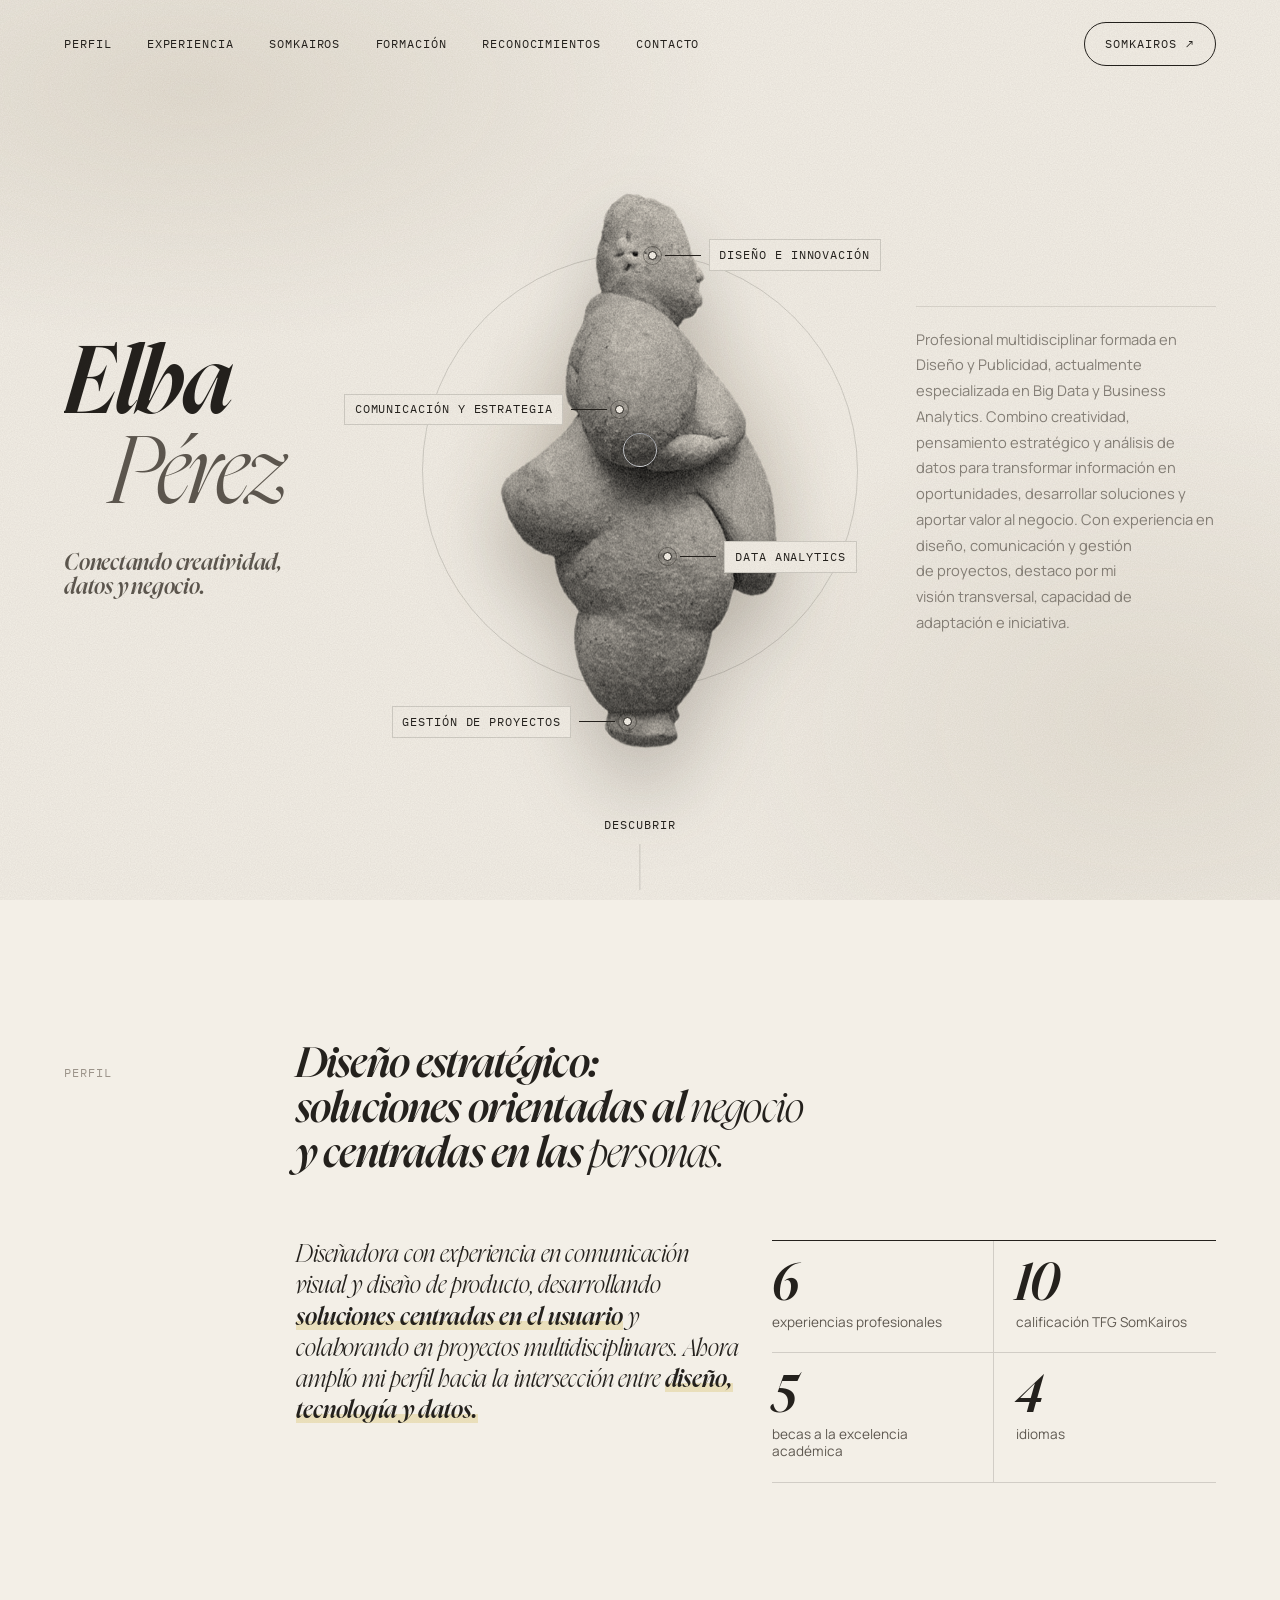
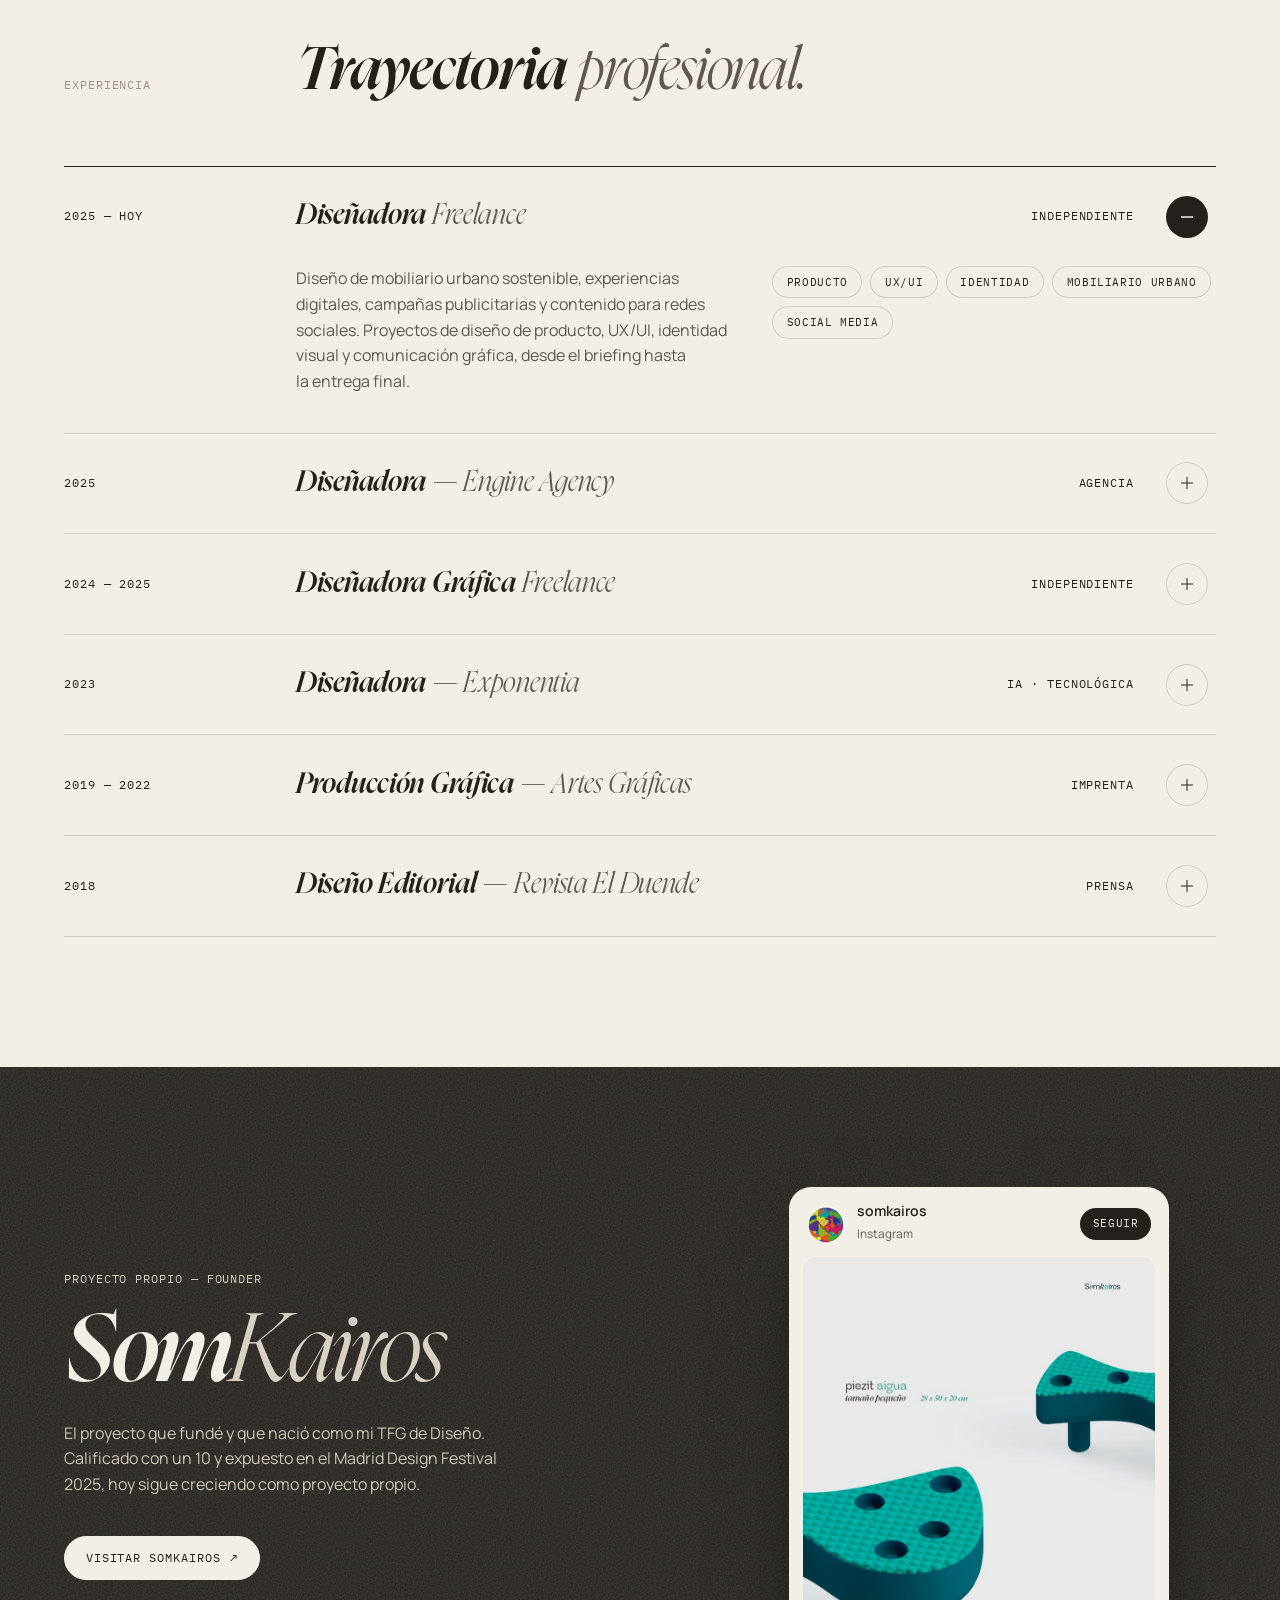
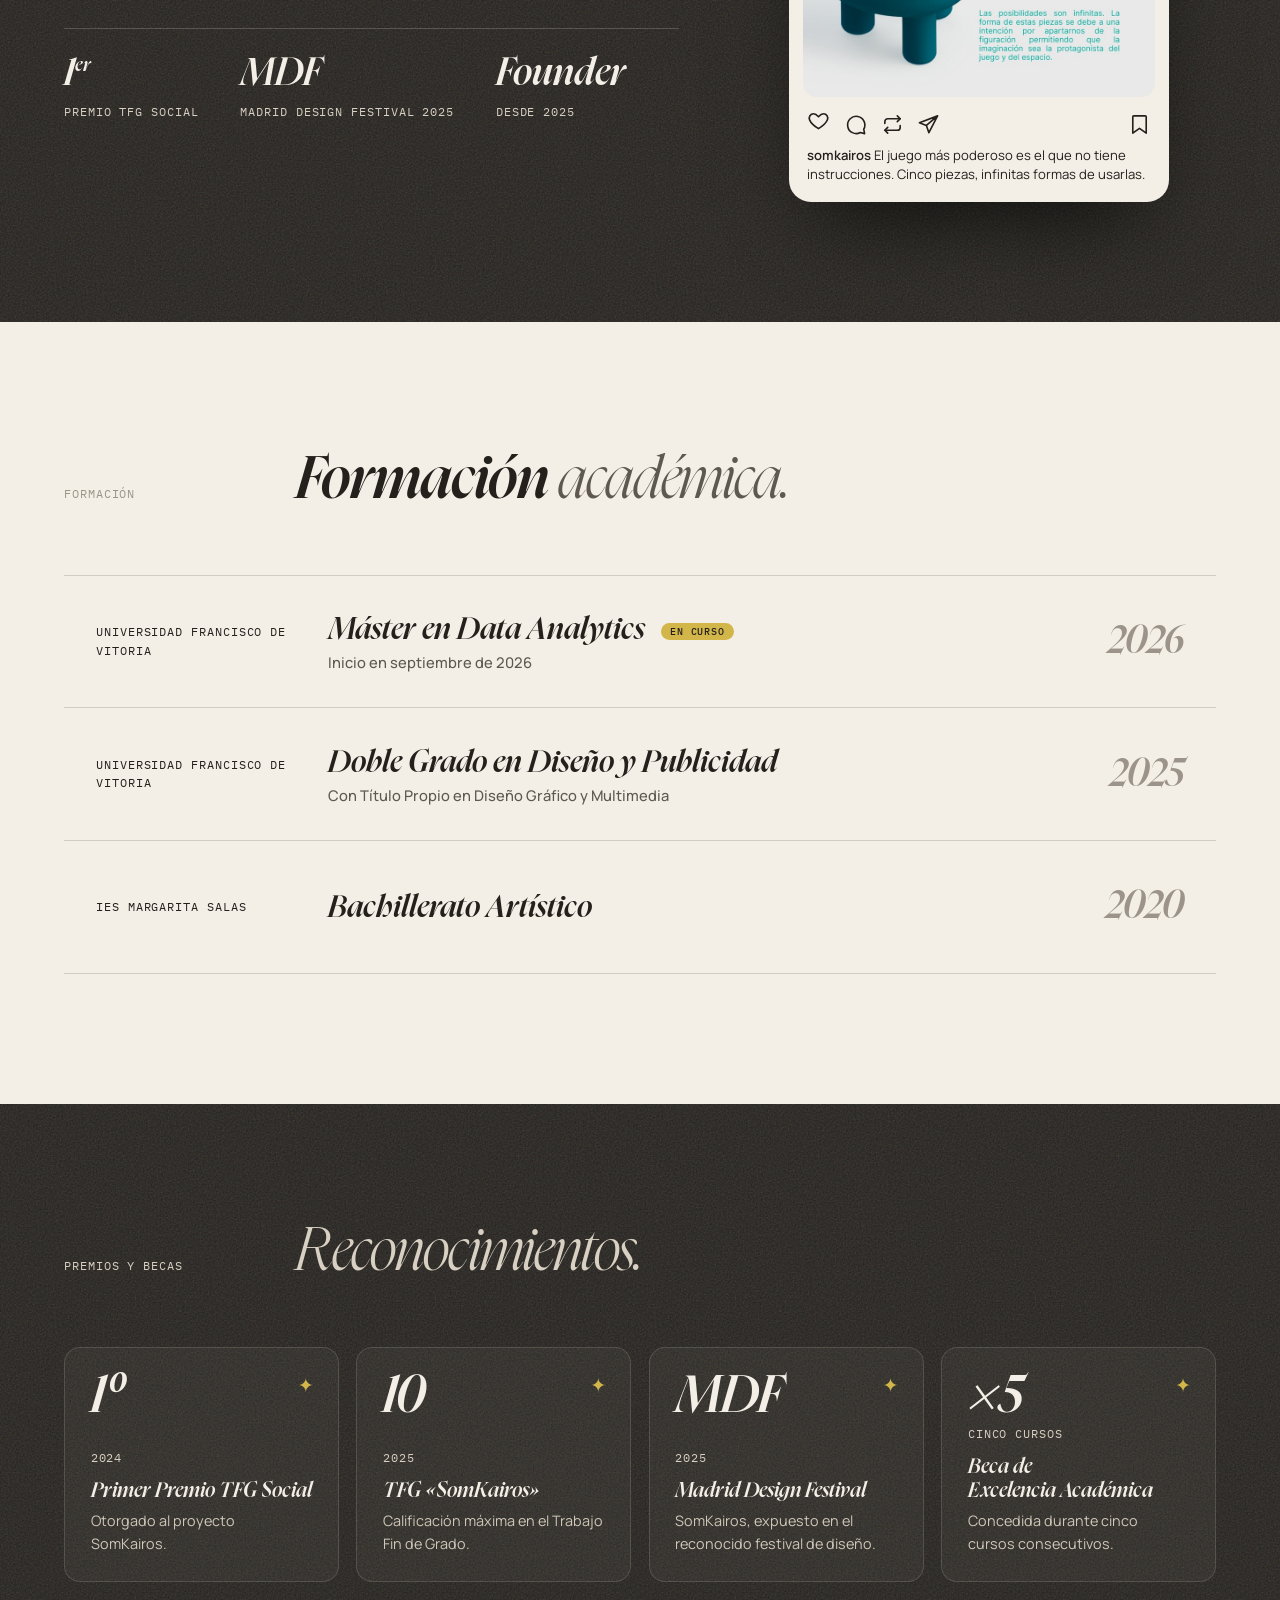
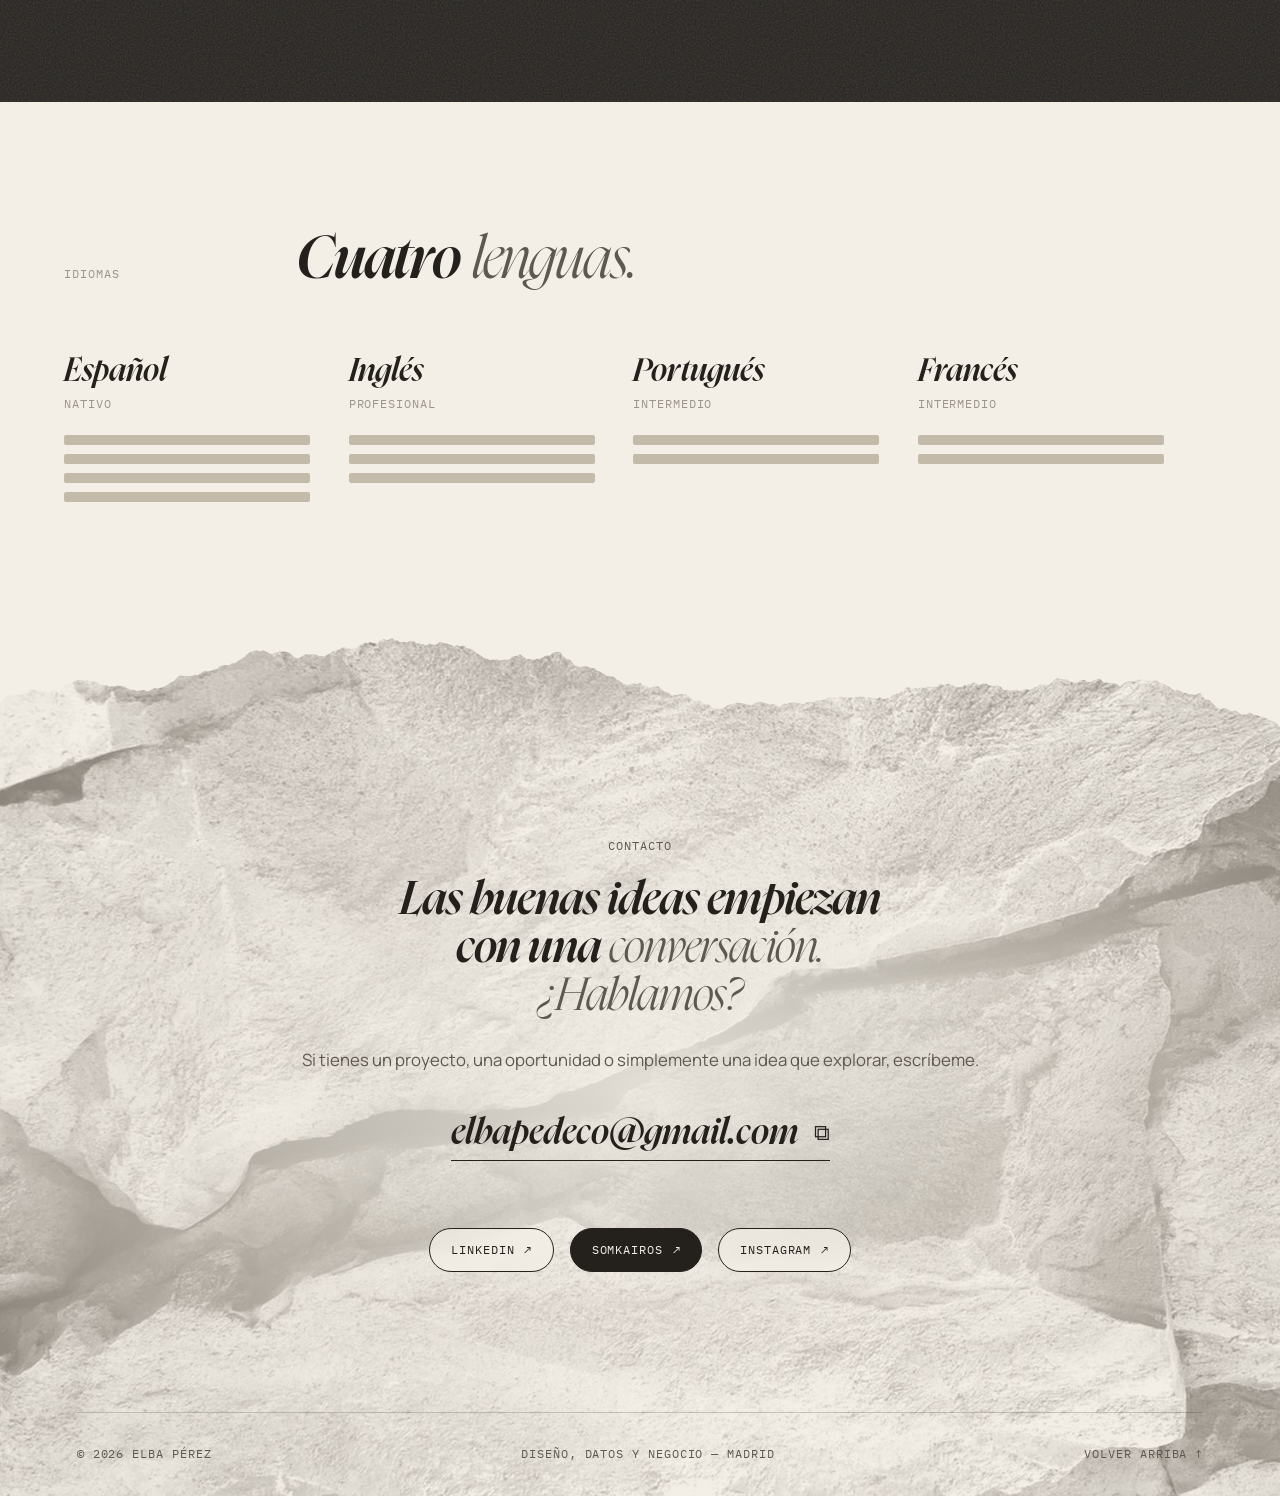
<file: index.html>
<!DOCTYPE html>
<html lang="es">
<head>
<meta charset="UTF-8">
<meta name="viewport" content="width=device-width, initial-scale=1">
<title>Elba Pérez — Diseño, datos y negocio</title>
<meta name="description" content="Elba Pérez — Profesional multidisciplinar: diseño, comunicación, data analytics y gestión de proyectos. Founder de SomKairos.">
<link rel="preload" href="fonts/NyghtSerif-MediumItalic.woff2" as="font" type="font/woff2" crossorigin>
<link rel="preconnect" href="https://fonts.googleapis.com">
<link rel="preconnect" href="https://fonts.gstatic.com" crossorigin>
<link href="https://fonts.googleapis.com/css2?family=Manrope:wght@300;400;500;600&family=IBM+Plex+Mono:wght@400;500&display=swap" rel="stylesheet">
<link rel="stylesheet" href="cv.css">
</head>
<body>
<div class="cursor" id="cursor"></div>
<div class="progress" id="progress"></div>

<nav id="nav">
  <ul class="mono">
    <li><a href="#perfil">Perfil</a></li>
    <li><a href="#experiencia">Experiencia</a></li>
    <li><a href="#somkairos">SomKairos</a></li>
    <li><a href="#formacion">Formación</a></li>
    <li><a href="#premios">Reconocimientos</a></li>
    <li><a href="#contacto">Contacto</a></li>
  </ul>
  <a class="btn" href="https://www.somkairos.com" target="_blank" rel="noopener">SomKairos <span class="arr">↗</span></a>
</nav>

<!-- PORTADA -->
<header class="hero" id="top">
  <div class="hero-left">
    <h1><span class="ln"><span>Elba</span></span><span class="ln"><span><em>Pérez</em></span></span></h1>
    <p class="claim">Conectando creatividad,<br>datos y negocio.</p>
  </div>

  <div class="venus-wrap" id="venusWrap">
    <div class="venus-ring"></div>
    <div class="venus-halo"></div>
    <img src="venus.png" alt="Venus paleolítica" class="venus" id="venus">
    <div class="tag t1"><span class="dot"></span><span class="rule"></span><span class="txt mono">Diseño e innovación</span></div>
    <div class="tag t2"><span class="dot"></span><span class="rule"></span><span class="txt mono">Comunicación y estrategia</span></div>
    <div class="tag t3"><span class="dot"></span><span class="rule"></span><span class="txt mono">Data analytics</span></div>
    <div class="tag t4"><span class="dot"></span><span class="rule"></span><span class="txt mono">Gestión de proyectos</span></div>
  </div>

  <div class="hero-right">
    <div class="tags-mobile">
      <span class="chip">Diseño e innovación</span><span class="chip">Comunicación y estrategia</span><span class="chip">Data analytics</span><span class="chip">Gestión de proyectos</span>
    </div>
    <p class="bio">Profesional multidisciplinar formada en Diseño y Publicidad, actualmente especializada en Big Data y Business Analytics. Combino creatividad, pensamiento estratégico y análisis de datos para transformar información en oportunidades, desarrollar soluciones y aportar valor al negocio. Con experiencia en diseño, comunicación y gestión de proyectos, destaco por mi visión transversal, capacidad de adaptación e&nbsp;iniciativa.</p>
  </div>

  <a href="#perfil" class="scroll-hint mono"><span>Descubrir</span><span class="line"></span></a>
</header>

<!-- PERFIL -->
<section class="block" id="perfil">
  <div class="sec-head reveal">
    <span class="sec-num mono">Perfil</span>
    <h2 class="sec-title long">Diseño estratégico:<br><span class="nw">soluciones orientadas al <em>negocio</em></span><br><span class="nw">y centradas en las <em>personas.</em></span></h2>
  </div>
  <div class="perfil">
    <span></span>
    <p class="lead reveal">Diseñadora con experiencia en comunicación visual y diseño de producto, desarrollando <em>soluciones centradas en el usuario</em> y colaborando en proyectos multidisciplinares. Ahora amplío mi perfil hacia la intersección entre <em>diseño, tecnología y&nbsp;datos.</em></p>
    <div class="stats reveal d2">
      <div class="stat"><b data-count="6">0</b><small>experiencias profesionales</small></div>
      <div class="stat"><b data-count="10">0</b><small>calificación TFG SomKairos</small></div>
      <div class="stat"><b data-count="5">0</b><small>becas a la excelencia académica</small></div>
      <div class="stat"><b data-count="4">0</b><small>idiomas</small></div>
    </div>
  </div>
</section>

<!-- EXPERIENCIA -->
<section class="block" id="experiencia" style="padding-top:30px">
  <div class="sec-head reveal">
    <span class="sec-num mono">Experiencia</span>
    <h2 class="sec-title">Trayectoria <em>profesional.</em></h2>
  </div>
  <div class="exp-list">
    <div class="exp open reveal">
      <button class="exp-btn"><span class="yr mono">2025 — Hoy</span><span class="role">Diseñadora <i>Freelance</i></span><span class="where mono">Independiente</span><span class="plus"></span></button>
      <div class="exp-body"><div><div class="exp-inner"><span></span>
        <p>Diseño de mobiliario urbano sostenible, experiencias digitales, campañas publicitarias y contenido para redes sociales. Proyectos de diseño de producto, UX/UI, identidad visual y comunicación gráfica, desde el briefing hasta la entrega&nbsp;final.</p>
        <div class="chips"><span class="chip">Producto</span><span class="chip">UX/UI</span><span class="chip">Identidad</span><span class="chip">Mobiliario urbano</span><span class="chip">Social media</span></div>
      </div></div></div>
    </div>
    <div class="exp reveal">
      <button class="exp-btn"><span class="yr mono">2025</span><span class="role">Diseñadora <i>— Engine Agency</i></span><span class="where mono">Agencia</span><span class="plus"></span></button>
      <div class="exp-body"><div><div class="exp-inner"><span></span>
        <p>Identidades visuales, campañas digitales, interfaces y dirección de arte. Proyectos multidisciplinares de diseño, producción y espacios corporativos, asegurando la coherencia visual de cada&nbsp;proyecto.</p>
        <div class="chips"><span class="chip k">Nike</span><span class="chip k">PlayStation</span><span class="chip k">Mastercard</span><span class="chip">Dirección de arte</span><span class="chip">Interfaces</span></div>
      </div></div></div>
    </div>
    <div class="exp reveal">
      <button class="exp-btn"><span class="yr mono">2024 — 2025</span><span class="role">Diseñadora Gráfica <i>Freelance</i></span><span class="where mono">Independiente</span><span class="plus"></span></button>
      <div class="exp-body"><div><div class="exp-inner"><span></span>
        <p>Identidad visual, comunicación gráfica y diseño editorial para distintos clientes, gestionando a la vez la relación con el cliente y la ejecución de los&nbsp;proyectos.</p>
        <div class="chips"><span class="chip">Identidad</span><span class="chip">Editorial</span><span class="chip">Gestión de cliente</span></div>
      </div></div></div>
    </div>
    <div class="exp reveal">
      <button class="exp-btn"><span class="yr mono">2023</span><span class="role">Diseñadora <i>— Exponentia</i></span><span class="where mono">IA · Tecnológica</span><span class="plus"></span></button>
      <div class="exp-body"><div><div class="exp-inner"><span></span>
        <p>Identidad visual y materiales de comunicación para <a href="https://youtu.be/xr_jAKvl8js?si=V-j1wDNO2yuiC4p0" target="_blank" rel="noopener">Transforma 23</a>, el evento anual de divulgación tecnológica de Exponentia. Coordinación creativa con clientes, proveedores y equipos&nbsp;internos.</p>
        <div class="chips"><a class="chip play" href="https://youtu.be/xr_jAKvl8js?si=V-j1wDNO2yuiC4p0" target="_blank" rel="noopener">▶ Ver vídeo Transforma 23</a><span class="chip">Eventos</span><span class="chip">Identidad</span></div>
      </div></div></div>
    </div>
    <div class="exp reveal">
      <button class="exp-btn"><span class="yr mono">2019 — 2022</span><span class="role">Producción Gráfica <i>— Artes Gráficas</i></span><span class="where mono">Imprenta</span><span class="plus"></span></button>
      <div class="exp-body"><div><div class="exp-inner"><span></span>
        <p>Control de calidad y supervisión de procesos de impresión offset y digital, coordinando la producción con clientes y proveedores para garantizar el resultado&nbsp;final.</p>
        <div class="chips"><span class="chip">Offset</span><span class="chip">Impresión digital</span><span class="chip">Control de calidad</span></div>
      </div></div></div>
    </div>
    <div class="exp reveal">
      <button class="exp-btn"><span class="yr mono">2018</span><span class="role">Diseño Editorial <i>— Revista El Duende</i></span><span class="where mono">Prensa</span><span class="plus"></span></button>
      <div class="exp-body"><div><div class="exp-inner"><span></span>
        <p>Maquetación editorial, edición de imágenes y preparación de archivos para publicaciones impresas y&nbsp;digitales.</p>
        <div class="chips"><span class="chip">Maquetación</span><span class="chip">Edición de imagen</span><span class="chip">Preimpresión</span></div>
      </div></div></div>
    </div>
  </div>
</section>

<!-- SOMKAIROS -->
<section id="somkairos" class="dark kairos">
  <div class="kairos-grid">
    <div class="reveal">
      <span class="mono">Proyecto propio — Founder</span>
      <h2>Som<em>Kairos</em></h2>
      <p>El proyecto que fundé y que nació como mi TFG de Diseño. Calificado con un 10 y expuesto en el Madrid Design Festival 2025, hoy sigue creciendo como proyecto&nbsp;propio.</p>
      <a class="btn light" href="https://www.somkairos.com" target="_blank" rel="noopener">Visitar SomKairos <span class="arr">↗</span></a>
      <div class="kairos-facts">
        <div><b>1<sup style="font-size:.5em">er</sup></b><span class="mono">Premio TFG Social</span></div>
        <div><b>MDF</b><span class="mono">Madrid Design Festival 2025</span></div>
        <div><b>Founder</b><span class="mono">Desde 2025</span></div>
      </div>
    </div>

    <div class="ig reveal d2">
      <div class="ig-head">
        <a class="ig-av" href="https://www.instagram.com/somkairos?utm_source=ig_web_button_share_sheet&igsh=ZDNlZDc0MzIxNw%3D%3D" target="_blank" rel="noopener"><img src="somkairos-avatar.png" alt="SomKairos"></a>
        <a href="https://www.instagram.com/somkairos?utm_source=ig_web_button_share_sheet&igsh=ZDNlZDc0MzIxNw%3D%3D" target="_blank" rel="noopener"><b>somkairos</b><small>Instagram</small></a>
        <a class="ig-follow" href="https://www.instagram.com/somkairos?utm_source=ig_web_button_share_sheet&igsh=ZDNlZDc0MzIxNw%3D%3D" target="_blank" rel="noopener">Seguir</a>
      </div>
      <a class="ig-img" href="https://www.instagram.com/p/DYWn7A5Ai-J/?utm_source=ig_web_copy_link&srtk=MzRlODBiNWFlZA==" target="_blank" rel="noopener">
        <img src="somkairos.jpg" alt="Piezit aigua de SomKairos">
        <span class="ver">Ver publicación ↗</span>
      </a>
      <div class="ig-actions">
        <a class="like" href="https://www.instagram.com/p/DYWn7A5Ai-J/" target="_blank" rel="noopener" aria-label="Me gusta"><svg viewBox="0 0 24 24"><path d="M12 20.5s-7.5-4.6-9.3-9.2C1.6 8.4 3.4 5 6.8 5c2.1 0 3.5 1.2 5.2 3.1C13.7 6.2 15.1 5 17.2 5c3.4 0 5.2 3.4 4.1 6.3-1.8 4.6-9.3 9.2-9.3 9.2z"/></svg></a>
        <svg viewBox="0 0 24 24"><path d="M20.6 16.9A9 9 0 1 0 17 20.4L21.5 21.5z"/></svg>
        <svg viewBox="0 0 24 24"><path d="M17 3l3 3-3 3"/><path d="M4 11V9a3 3 0 0 1 3-3h13"/><path d="M7 21l-3-3 3-3"/><path d="M20 13v2a3 3 0 0 1-3 3H4"/></svg>
        <svg viewBox="0 0 24 24"><path d="M21.5 3 2.5 10.2l7.3 2.8L21.5 3zM9.8 13l2.6 7.5L21.5 3"/></svg>
        <svg class="save" viewBox="0 0 24 24"><path d="M19 21l-7-5-7 5V4a1 1 0 0 1 1-1h12a1 1 0 0 1 1 1z"/></svg>
      </div>
      <p class="ig-cap"><b>somkairos</b> El juego más poderoso es el que no tiene instrucciones. Cinco piezas, infinitas formas de&nbsp;usarlas.</p>
    </div>
  </div>
</section>

<!-- FORMACIÓN -->
<section class="block" id="formacion">
  <div class="sec-head reveal">
    <span class="sec-num mono">Formación</span>
    <h2 class="sec-title">Formación <em>académica.</em></h2>
  </div>
  <div class="strata">
    <div class="stratum reveal"><span class="mono">Universidad Francisco de Vitoria</span><h3>Máster en Data Analytics <span class="badge-next">EN CURSO</span><small>Inicio en septiembre de 2026</small></h3><span class="yr">2026</span></div>
    <div class="stratum reveal d1"><span class="mono">Universidad Francisco de Vitoria</span><h3>Doble Grado en Diseño y Publicidad<small>Con Título Propio en Diseño Gráfico y Multimedia</small></h3><span class="yr">2025</span></div>
    <div class="stratum reveal d2"><span class="mono">IES Margarita Salas</span><h3>Bachillerato Artístico</h3><span class="yr">2020</span></div>
  </div>
</section>

<!-- RECONOCIMIENTOS -->
<section class="dark awards-sec" id="premios">
  <div class="sec-head reveal">
    <span class="sec-num mono">Premios y becas</span>
    <h2 class="sec-title"><em>Reconocimientos.</em></h2>
  </div>
  <div class="awards">
    <article class="award tilt reveal"><span class="star">✦</span><span class="big">1º</span><div><span class="mono">2024</span><h3>Primer Premio TFG Social</h3><p>Otorgado al proyecto SomKairos.</p></div></article>
    <article class="award tilt reveal d1"><span class="star">✦</span><span class="big">10</span><div><span class="mono">2025</span><h3>TFG «SomKairos»</h3><p>Calificación máxima en el Trabajo Fin de&nbsp;Grado.</p></div></article>
    <article class="award tilt reveal d2"><span class="star">✦</span><span class="big">MDF</span><div><span class="mono">2025</span><h3>Madrid Design Festival</h3><p>SomKairos, expuesto en el reconocido festival de&nbsp;diseño.</p></div></article>
    <article class="award tilt reveal d3"><span class="star">✦</span><span class="big">×5</span><div><span class="mono">Cinco cursos</span><h3>Beca de Excelencia Académica</h3><p>Concedida durante cinco cursos&nbsp;consecutivos.</p></div></article>
  </div>
</section>

<!-- IDIOMAS -->
<section class="block" id="idiomas">
  <div class="sec-head reveal">
    <span class="sec-num mono">Idiomas</span>
    <h2 class="sec-title">Cuatro <em>lenguas.</em></h2>
  </div>
  <div class="langs">
    <div class="lang"><h4>Español</h4><span class="lvl mono">Nativo</span><div class="bars"><i class="bar"></i><i class="bar"></i><i class="bar"></i><i class="bar"></i></div></div>
    <div class="lang"><h4>Inglés</h4><span class="lvl mono">Profesional</span><div class="bars"><i class="bar"></i><i class="bar"></i><i class="bar"></i></div></div>
    <div class="lang"><h4>Portugués</h4><span class="lvl mono">Intermedio</span><div class="bars"><i class="bar"></i><i class="bar"></i></div></div>
    <div class="lang"><h4>Francés</h4><span class="lvl mono">Intermedio</span><div class="bars"><i class="bar"></i><i class="bar"></i></div></div>
  </div>
</section>

<!-- CONTACTO -->
<section class="contact" id="contacto">
  <span class="mono label">Contacto</span>
  <h2 class="reveal">Las buenas ideas empiezan<br>con una <em>conversación.</em> <span class="ask">¿Hablamos?</span></h2>
  <p class="sub reveal d1">Si tienes un proyecto, una oportunidad o simplemente una idea que explorar, escríbeme.</p>
  <button class="mail reveal d1" id="mail">elbapedeco@gmail.com <span style="font-size:.6em">⧉</span></button>
  <span class="copied mono" id="copied">Email copiado</span>
  <div class="contact-row reveal d2">
    <a class="btn" href="https://www.linkedin.com/in/elbaperezdecortabitarte/" target="_blank" rel="noopener">LinkedIn <span class="arr">↗</span></a>
    <a class="btn solid" href="https://www.somkairos.com" target="_blank" rel="noopener">SomKairos <span class="arr">↗</span></a>
    <a class="btn" href="https://www.instagram.com/somkairos?utm_source=ig_web_button_share_sheet&igsh=ZDNlZDc0MzIxNw%3D%3D" target="_blank" rel="noopener">Instagram <span class="arr">↗</span></a>
  </div>
  <footer class="mono"><span>© 2026 Elba Pérez</span><span>Diseño, datos y negocio — Madrid</span><a href="#top">Volver arriba ↑</a></footer>
</section>

<script>
// Cursor
const cur=document.getElementById('cursor');
let mx=innerWidth/2,my=innerHeight/2,cx=mx,cy=my;
addEventListener('mousemove',e=>{mx=e.clientX;my=e.clientY});
(function loop(){cx+=(mx-cx)*.18;cy+=(my-cy)*.18;cur.style.left=cx+'px';cur.style.top=cy+'px';requestAnimationFrame(loop)})();
document.querySelectorAll('a,button,.award,.stratum').forEach(el=>{
  el.addEventListener('mouseenter',()=>cur.classList.add('big'));
  el.addEventListener('mouseleave',()=>cur.classList.remove('big'));
});

// Venus: inclinación con el ratón y parallax
const venus=document.getElementById('venus'),wrap=document.getElementById('venusWrap'),hero=document.querySelector('.hero');
hero.addEventListener('mousemove',e=>{
  const r=wrap.getBoundingClientRect();
  const x=(e.clientX-r.left-r.width/2)/r.width,y=(e.clientY-r.top-r.height/2)/r.height;
  venus.style.transform=`rotateY(${x*18}deg) rotateX(${-y*8}deg)`;
});
hero.addEventListener('mouseleave',()=>venus.style.transform='');

// Nav + barra de progreso + sección activa
const nav=document.getElementById('nav'),prog=document.getElementById('progress');
const links=[...document.querySelectorAll('nav ul a')];
addEventListener('scroll',()=>{
  nav.classList.toggle('scrolled',scrollY>40);
  const h=document.documentElement.scrollHeight-innerHeight;
  prog.style.width=(scrollY/h*100)+'%';
  links.forEach(a=>{const s=document.querySelector(a.getAttribute('href'));
    if(s){const r=s.getBoundingClientRect();a.classList.toggle('active',r.top<innerHeight*.4&&r.bottom>innerHeight*.4)}});
  if(innerWidth>1100)venus.style.translate=`0 ${scrollY*.18}px`;
});

// Acordeón de experiencia
document.querySelectorAll('.exp-btn').forEach(b=>b.addEventListener('click',()=>{
  const item=b.parentElement,was=item.classList.contains('open');
  document.querySelectorAll('.exp').forEach(x=>x.classList.remove('open'));
  if(!was)item.classList.add('open');
}));

// Aparición al hacer scroll + contadores + barras de idiomas
const io=new IntersectionObserver(es=>es.forEach(e=>{
  if(!e.isIntersecting)return;
  e.target.classList.add('in');
  e.target.querySelectorAll('[data-count]').forEach(n=>{
    const end=+n.dataset.count;let t0=null;
    const step=t=>{t0??=t;const p=Math.min((t-t0)/1400,1);n.textContent=Math.round(end*(1-Math.pow(1-p,3)));if(p<1)requestAnimationFrame(step)};
    requestAnimationFrame(step);
  });
  io.unobserve(e.target);
}),{threshold:.15});
document.querySelectorAll('.reveal,.lang').forEach(el=>io.observe(el));

// Tarjetas de reconocimientos con inclinación 3D
document.querySelectorAll('.tilt').forEach(c=>{
  c.addEventListener('mousemove',e=>{const r=c.getBoundingClientRect();
    const x=(e.clientX-r.left)/r.width-.5,y=(e.clientY-r.top)/r.height-.5;
    c.style.transform=`perspective(800px) rotateY(${x*10}deg) rotateX(${-y*10}deg) translateY(-4px)`});
  c.addEventListener('mouseleave',()=>c.style.transform='');
});

// Copiar email
document.getElementById('mail').addEventListener('click',async()=>{
  const c=document.getElementById('copied');
  try{await navigator.clipboard.writeText('elbapedeco@gmail.com');c.textContent='Email copiado'}
  catch{c.textContent='elbapedeco@gmail.com'}
  c.classList.add('show');setTimeout(()=>c.classList.remove('show'),2200);
});
</script>
</body>
</html>
</file>
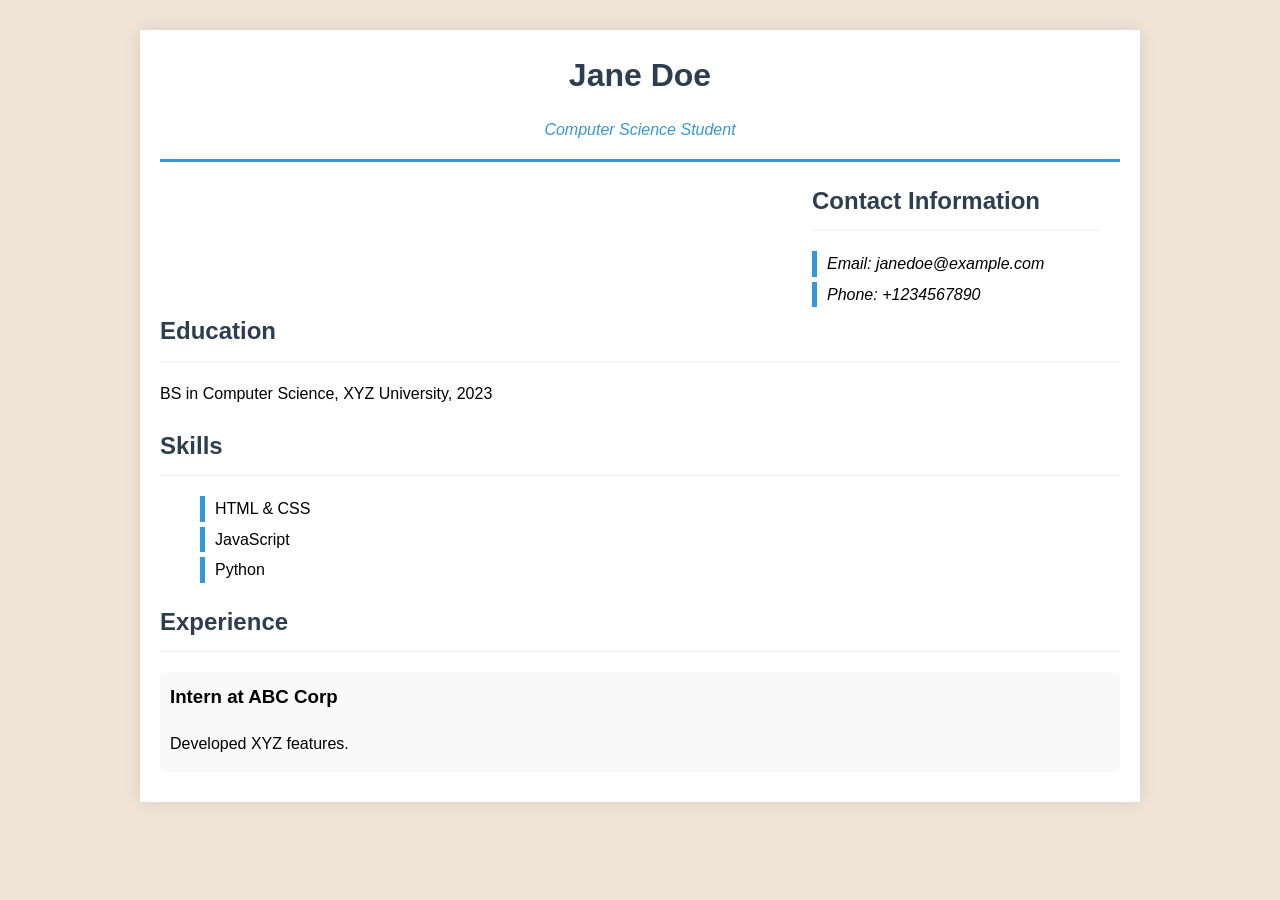
<file: indexsolution.html>
<!DOCTYPE html>
<html lang="en">

<head>
    <!-- Metadata for the browser -->
    <meta charset="UTF-8">
    <meta name="viewport" content="width=device-width, initial-scale=1.0">

    <!-- Link to the CSS stylesheet -->
    <link rel="stylesheet" href="solution.css">

    <!-- Title of the page -->
    <title>Student CV</title>
</head>

<body>
    <!-- Main container for the CV -->
    <div id="cv">

        <!-- Student's name and title -->
        <header>
            <h1>Jane Doe</h1>
            <p>Computer Science Student</p>
        </header>

        <!-- Contact information -->
        <section id="contact">
            <h2>Contact Information</h2>
            <address>
                <p>Email: janedoe@example.com</p>
                <p>Phone: +1234567890</p>
            </address>
        </section>

        <!-- Education details -->
        <section id="education">
            <h2>Education</h2>
            <p>BS in Computer Science, XYZ University, 2023</p>
        </section>

        <!-- Skills -->
        <section id="skills">
            <h2>Skills</h2>
            <ul>
                <li>HTML & CSS</li>
                <li>JavaScript</li>
                <li>Python</li>
            </ul>
        </section>

        <!-- Experience -->
        <section id="experience">
            <h2>Experience</h2>
            <!-- Each work experience can be an article -->
            <article>
                <h3>Intern at ABC Corp</h3>
                <p>Developed XYZ features.</p>
            </article>
        </section>
    </div>
</body>

</html>
</file>
<file: cv.css>
/* Elba Pérez — estilos */

/* Tipografía de títulos: Nyght Serif Italic (Maksym Kobuzan, licencia OFL) — solo cursiva */
@font-face{font-family:'Nyght Serif';src:url('fonts/NyghtSerif-MediumItalic.woff2') format('woff2');font-weight:500;font-style:normal;font-display:swap}
@font-face{font-family:'Nyght Serif';src:url('fonts/NyghtSerif-MediumItalic.woff2') format('woff2');font-weight:500;font-style:italic;font-display:swap}
@font-face{font-family:'Nyght Serif';src:url('fonts/NyghtSerif-LightItalic.woff2') format('woff2');font-weight:300;font-style:normal;font-display:swap}
@font-face{font-family:'Nyght Serif';src:url('fonts/NyghtSerif-LightItalic.woff2') format('woff2');font-weight:300;font-style:italic;font-display:swap}

:root{
  --paper:#F3EFE7;
  --paper-2:#EAE4D8;
  --stone:#D8D0C2;
  --stone-bar:#C4BAAA;
  --stone-dark:#9C948A;
  --ink:#24211D;
  --ink-soft:#5E5850;
  --gold:#D2B64A;
  --line:rgba(36,33,29,.16);
  --serif:'Nyght Serif', Georgia, serif;
  --sans:'Manrope', system-ui, sans-serif;
  --mono:'IBM Plex Mono', monospace;
  --ease:cubic-bezier(.22,.8,.24,1);
}
*{box-sizing:border-box;margin:0;padding:0}
html{scroll-behavior:smooth}
body{
  background:var(--paper);
  color:var(--ink);
  font-family:var(--sans);
  font-weight:400;
  line-height:1.6;
  overflow-x:hidden;
}
img{max-width:100%;display:block}
h1,h2,h3,h4{text-wrap:balance;font-synthesis:none}
/* Contraste dentro de los títulos: la parte destacada en cursiva ligera y tono más suave */
.hero h1 em,.sec-title em,.kairos h2 em,.contact h2 em,.contact .ask,.exp-btn .role i{font-weight:300}
p{text-wrap:pretty}

/* Textura de papel */
body::before{
  content:"";position:fixed;inset:0;pointer-events:none;z-index:100;opacity:.38;mix-blend-mode:multiply;
  background-image:url("data:image/svg+xml,%3Csvg xmlns='http://www.w3.org/2000/svg' width='240' height='240'%3E%3Cfilter id='n'%3E%3CfeTurbulence type='fractalNoise' baseFrequency='.85' numOctaves='3' stitchTiles='stitch'/%3E%3CfeColorMatrix values='0 0 0 0 .45 0 0 0 0 .41 0 0 0 0 .36 0 0 0 .55 0'/%3E%3C/filter%3E%3Crect width='100%25' height='100%25' filter='url(%23n)'/%3E%3C/svg%3E");
}
body::after{
  content:"";position:fixed;inset:0;pointer-events:none;z-index:-1;
  background:
    radial-gradient(ellipse 60% 40% at 15% 10%, rgba(216,208,194,.55), transparent 70%),
    radial-gradient(ellipse 50% 50% at 90% 80%, rgba(216,208,194,.45), transparent 70%);
}
a{color:inherit;text-decoration:none}
::selection{background:var(--ink);color:var(--paper)}

/* Cursor */
.cursor{position:fixed;width:34px;height:34px;border:1px solid #fff;border-radius:50%;pointer-events:none;z-index:200;
  transform:translate(-50%,-50%);transition:width .3s var(--ease),height .3s var(--ease),background .3s;mix-blend-mode:difference}
.cursor.big{width:72px;height:72px;background:#fff}
@media (hover:none){.cursor{display:none}}

/* Barra de progreso */
.progress{position:fixed;top:0;left:0;height:2px;background:var(--gold);width:0;z-index:150}

/* Navegación */
nav{position:fixed;top:0;left:0;right:0;z-index:90;display:flex;justify-content:space-between;align-items:center;
  padding:22px 5vw;transition:background .4s,padding .4s}
nav.scrolled{background:rgba(243,239,231,.88);backdrop-filter:blur(10px);padding:14px 5vw;border-bottom:1px solid var(--line)}
.mono{font-family:var(--mono);font-size:.72rem;letter-spacing:.08em;text-transform:uppercase}
nav ul{display:flex;gap:2.2rem;list-style:none}
nav ul a{position:relative}
nav ul a::after{content:"";position:absolute;left:0;bottom:-4px;height:1px;width:0;background:var(--ink);transition:width .4s var(--ease)}
nav ul a:hover::after,nav ul a.active::after{width:100%}
.btn{display:inline-flex;align-items:center;gap:.6rem;padding:.75rem 1.3rem;border:1px solid var(--ink);border-radius:100px;
  font-family:var(--mono);font-size:.72rem;letter-spacing:.08em;text-transform:uppercase;transition:all .4s var(--ease);background:transparent;color:var(--ink);cursor:pointer;white-space:nowrap}
.btn:hover{background:var(--ink);color:var(--paper)}
.btn .arr{transition:transform .4s var(--ease)}
.btn:hover .arr{transform:translate(3px,-3px)}
.btn.solid{background:var(--ink);color:var(--paper)}
.btn.solid:hover{background:transparent;color:var(--ink)}
@media(max-width:900px){nav ul{display:none}nav{justify-content:flex-end}}

/* HERO */
.hero{min-height:100vh;position:relative;display:grid;grid-template-columns:1fr minmax(320px,1.1fr) 1fr;gap:2vw;align-items:center;padding:120px 5vw 90px;overflow:hidden}
.hero-left{z-index:2}
.hero h1{font-family:var(--serif);font-weight:500;font-size:clamp(3.4rem,7.4vw,8rem);line-height:.9;letter-spacing:-.025em}
.hero h1 em{font-style:italic;display:block;padding-left:.5em;color:var(--ink-soft)}
.hero h1 .ln{display:block;overflow:hidden;padding-bottom:.05em}
.hero h1 .ln span{display:block;transform:translateY(110%);animation:up 1.2s var(--ease) forwards}
.hero h1 .ln:nth-child(2) span{animation-delay:.15s}
@keyframes up{to{transform:none}}
.claim{margin-top:1.8rem;font-family:var(--serif);font-style:italic;font-weight:500;font-size:clamp(1.25rem,1.75vw,1.65rem);line-height:1.08;letter-spacing:-.01em;color:var(--ink-soft);opacity:0;animation:fade 1s .8s forwards}
@keyframes fade{to{opacity:1}}

.venus-wrap{position:relative;height:78vh;min-height:520px;display:flex;justify-content:center;align-items:center;perspective:900px;z-index:1}
.venus-halo{position:absolute;width:min(30vw,420px);aspect-ratio:1;border-radius:50%;
  background:radial-gradient(circle, rgba(216,208,194,.9) 0%, rgba(216,208,194,0) 70%);filter:blur(10px)}
.venus-ring{position:absolute;width:min(34vw,480px);aspect-ratio:1;border-radius:50%;border:1px solid var(--line);animation:spin 60s linear infinite}
.venus-ring::before{content:"";position:absolute;top:-4px;left:50%;width:7px;height:7px;border-radius:50%;background:var(--ink)}
@keyframes spin{to{transform:rotate(360deg)}}
.venus{position:relative;height:62vh;max-height:620px;min-height:420px;width:auto;filter:drop-shadow(0 40px 40px rgba(60,50,40,.28)) sepia(.18) contrast(1.05);
  transition:transform .6s var(--ease);opacity:0;animation:rise 1.6s .3s var(--ease) forwards;will-change:transform}
@keyframes rise{from{opacity:0;transform:translateY(60px) scale(.96)}to{opacity:1;transform:none}}

/* Etiquetas alrededor de la Venus */
.tag{position:absolute;display:flex;align-items:center;gap:.5rem;z-index:3;opacity:0;animation:fade 1s forwards;white-space:nowrap}
.tag .dot{width:9px;height:9px;border-radius:50%;background:var(--paper);border:1px solid var(--ink);position:relative;flex-shrink:0}
.tag .dot::after{content:"";position:absolute;inset:-6px;border-radius:50%;border:1px solid var(--ink);opacity:.4;animation:pulse 2.4s infinite}
@keyframes pulse{0%{transform:scale(.6);opacity:.6}100%{transform:scale(1.8);opacity:0}}
.tag .rule{width:36px;height:1px;background:var(--ink)}
.tag .txt{background:var(--paper);padding:.35rem .6rem;border:1px solid var(--line)}
.tag.t1{top:17%;left:52%;animation-delay:1.3s}
.tag.t2{top:39%;right:54%;animation-delay:1.5s;flex-direction:row-reverse}
.tag.t3{top:60%;left:56%;animation-delay:1.7s}
.tag.t4{bottom:12%;right:52%;animation-delay:1.9s;flex-direction:row-reverse}
.tags-mobile{display:none}

.hero-right{z-index:2;justify-self:end;max-width:300px}
.bio{border-top:1px solid var(--line);padding-top:1.2rem;font-size:.92rem;line-height:1.75;color:var(--ink-soft);opacity:0;animation:fadeSoft 1s 1.2s forwards}
@keyframes fadeSoft{to{opacity:.72}}

.scroll-hint{position:absolute;bottom:22px;z-index:4;left:50%;transform:translateX(-50%);display:flex;flex-direction:column;align-items:center;gap:.6rem}
.scroll-hint .line{width:1px;height:46px;background:var(--line);position:relative;overflow:hidden}
.scroll-hint .line::after{content:"";position:absolute;top:-50%;left:0;width:1px;height:50%;background:var(--ink);animation:drop 2s infinite}
@keyframes drop{to{top:100%}}

@media(max-width:1100px){
  .hero{grid-template-columns:1fr;gap:0;padding:110px 6vw 90px;min-height:auto}
  .venus-wrap{height:auto;min-height:0;padding:3rem 0 1rem}
  .venus{height:52vh;min-height:340px;max-height:520px}
  .venus-halo{width:70vw;max-width:420px}
  .venus-ring{width:80vw;max-width:480px}
  .tag{display:none}
  .tags-mobile{display:flex;flex-wrap:wrap;gap:.5rem;margin:1rem 0 2.4rem}
  .hero-right{justify-self:start;max-width:560px}
  .scroll-hint{display:none}
}

/* Secciones */
section.block{padding:130px 5vw;position:relative}
section{scroll-margin-top:60px}
.sec-head{display:grid;grid-template-columns:200px 1fr;gap:2rem;margin-bottom:4rem;align-items:baseline}
.sec-num{color:var(--stone-dark)}
.sec-title{font-family:var(--serif);font-weight:500;font-size:clamp(2.3rem,4.6vw,4.3rem);line-height:1;letter-spacing:-.02em}
.sec-title em{font-style:italic;color:var(--ink-soft)}
.sec-title.long{font-size:clamp(1.9rem,3.3vw,3.2rem);line-height:1.06}
.sec-title.long em{color:inherit}
.sec-title .nw{white-space:nowrap}
@media(max-width:700px){.sec-title.long{font-size:min(6.4vw,2rem)}}
@media(max-width:900px){
  section.block{padding:90px 6vw}
  .sec-head{grid-template-columns:1fr;gap:.8rem;margin-bottom:2.6rem}
}

.reveal{opacity:0;transform:translateY(40px);transition:opacity 1.1s var(--ease),transform 1.1s var(--ease)}
.reveal.in{opacity:1;transform:none}
.reveal.d1{transition-delay:.1s}.reveal.d2{transition-delay:.2s}.reveal.d3{transition-delay:.3s}

/* Perfil */
.perfil{display:grid;grid-template-columns:200px 1fr 1fr;gap:2rem}
.perfil p.lead{font-family:var(--serif);font-size:clamp(1.3rem,1.9vw,1.75rem);line-height:1.28;font-weight:300;letter-spacing:-.005em}
.perfil p.lead em{font-style:italic;font-weight:500;background:linear-gradient(transparent 62%, rgba(210,182,74,.28) 62%)}
.stats{display:grid;grid-template-columns:1fr 1fr;border-top:1px solid var(--ink);align-self:start}
.stat{padding:1.3rem 0;border-bottom:1px solid var(--line)}
.stat:nth-child(odd){padding-right:1rem;border-right:1px solid var(--line)}
.stat:nth-child(even){padding-left:1.4rem}
.stat b{display:block;font-family:var(--serif);font-weight:500;font-size:3.2rem;line-height:.9}
.stat small{display:block;color:var(--ink-soft);line-height:1.3;margin-top:.35rem;font-size:.85rem}
@media(max-width:900px){.perfil{grid-template-columns:1fr}.perfil>span:first-child{display:none}}

/* Experiencia — acordeón */
.exp-list{border-top:1px solid var(--ink)}
.exp{border-bottom:1px solid var(--line);position:relative}
.exp-btn{width:100%;background:none;border:0;cursor:pointer;color:inherit;text-align:left;
  display:grid;grid-template-columns:200px 1fr auto 50px;align-items:center;gap:2rem;padding:1.8rem 0;font:inherit}
.exp-btn .role{font-family:var(--serif);font-size:clamp(1.3rem,2.2vw,2.1rem);font-weight:500;line-height:1.1;letter-spacing:-.01em;transition:transform .5s var(--ease)}
.exp-btn .role i{color:var(--ink-soft)}
.exp-btn:hover .role{transform:translateX(14px)}
.exp .plus{width:42px;height:42px;border:1px solid var(--line);border-radius:50%;position:relative;transition:all .5s var(--ease)}
.exp .plus::before,.exp .plus::after{content:"";position:absolute;top:50%;left:50%;width:12px;height:1px;background:var(--ink);transform:translate(-50%,-50%);transition:transform .5s var(--ease)}
.exp .plus::after{transform:translate(-50%,-50%) rotate(90deg)}
.exp.open .plus{background:var(--ink)}
.exp.open .plus::before,.exp.open .plus::after{background:var(--paper)}
.exp.open .plus::after{transform:translate(-50%,-50%) rotate(0)}
.exp-body{display:grid;grid-template-rows:0fr;transition:grid-template-rows .7s var(--ease)}
.exp.open .exp-body{grid-template-rows:1fr}
.exp-body>div{overflow:hidden}
.exp-inner{display:grid;grid-template-columns:200px 1fr 1fr;gap:2rem;padding:0 0 2.4rem}
.exp-inner p{color:var(--ink-soft);max-width:56ch}
.exp-inner p a{color:var(--ink);border-bottom:1px solid var(--gold);transition:background .3s}
.exp-inner p a:hover{background:rgba(210,182,74,.25)}
.chips{display:flex;flex-wrap:wrap;gap:.5rem;align-content:flex-start}
.chip{padding:.4rem .85rem;border:1px solid var(--line);border-radius:100px;font-family:var(--mono);font-size:.68rem;letter-spacing:.06em;text-transform:uppercase;background:var(--paper)}
.chip.k{background:var(--ink);color:var(--paper);border-color:var(--ink)}
a.chip.play{background:var(--gold);border-color:var(--gold);color:var(--ink);display:inline-flex;align-items:center;gap:.45rem;transition:transform .3s var(--ease),box-shadow .3s}
a.chip.play:hover{transform:translateY(-2px);box-shadow:0 8px 18px -8px rgba(36,33,29,.4)}
@media(max-width:900px){
  .exp-btn{grid-template-columns:1fr 42px;gap:.3rem 1rem;padding:1.4rem 0}
  .exp-btn .yr{grid-column:1/-1}
  .exp-btn .where{display:none}
  .exp-inner{grid-template-columns:1fr;gap:1.2rem}
  .exp-inner>span:first-child{display:none}
}

/* Bloques oscuros (SomKairos y Reconocimientos) */
.dark{background:var(--ink);color:var(--paper);position:relative;overflow:hidden}
.dark::before{content:"";position:absolute;inset:0;opacity:.18;pointer-events:none;
  background-image:url("data:image/svg+xml,%3Csvg xmlns='http://www.w3.org/2000/svg' width='300' height='300'%3E%3Cfilter id='n'%3E%3CfeTurbulence type='fractalNoise' baseFrequency='.6' numOctaves='4'/%3E%3C/filter%3E%3Crect width='100%25' height='100%25' filter='url(%23n)'/%3E%3C/svg%3E")}
.dark>*{position:relative}
.dark .sec-num,.dark .mono{color:var(--stone)}
.dark .sec-title em{color:var(--stone)}

/* SomKairos */
.kairos{padding:120px 5vw}
.kairos-grid{display:grid;grid-template-columns:1.3fr 1fr;gap:5vw;align-items:center}
.kairos h2{font-family:var(--serif);font-weight:500;font-size:clamp(3rem,7.4vw,7rem);line-height:.9;letter-spacing:-.025em;margin:1.2rem 0 1.6rem}
.kairos h2 em{font-style:italic;color:var(--stone)}
.kairos p{color:#CFC7B9;max-width:46ch;margin-bottom:2.4rem}
.btn.light{background:var(--paper);color:var(--ink);border-color:var(--paper)}
.btn.light:hover{background:transparent;color:var(--paper)}
.kairos-facts{display:flex;gap:2.6rem;margin-top:3rem;padding-top:1.6rem;border-top:1px solid rgba(243,239,231,.2);flex-wrap:wrap}
.kairos-facts b{display:block;font-family:var(--serif);font-weight:500;font-size:2.4rem;line-height:1;margin-bottom:.3rem}

/* Tarjeta tipo post de Instagram */
.ig{justify-self:center;width:100%;max-width:380px;background:var(--paper);color:var(--ink);border-radius:22px;padding:14px;
  box-shadow:0 40px 80px -30px rgba(0,0,0,.7);transform:rotate(2.5deg);transition:transform .7s var(--ease)}
.ig:hover{transform:rotate(0) translateY(-6px)}
.ig-head{display:flex;align-items:center;gap:.7rem;padding:2px 4px 12px}
.ig-av{width:38px;height:38px;border-radius:50%;flex-shrink:0;overflow:hidden}
.ig-av img{width:100%;height:100%;object-fit:cover}
.ig-head b{display:block;font-size:.88rem;font-weight:600;line-height:1.2}
.ig-head small{font-size:.74rem;color:var(--ink-soft)}
.ig-follow{margin-left:auto;font-family:var(--mono);font-size:.66rem;letter-spacing:.06em;text-transform:uppercase;padding:.45rem .8rem;border-radius:100px;background:var(--ink);color:var(--paper);transition:background .3s}
.ig-follow:hover{background:var(--gold);color:var(--ink)}
.ig-img{display:block;border-radius:14px;overflow:hidden;position:relative}
.ig-img img{width:100%;aspect-ratio:4/5;object-fit:cover;transition:transform .8s var(--ease)}
.ig-img:hover img{transform:scale(1.04)}
.ig-img .ver{position:absolute;left:12px;bottom:12px;background:rgba(243,239,231,.92);color:var(--ink);font-family:var(--mono);font-size:.66rem;letter-spacing:.06em;text-transform:uppercase;padding:.45rem .8rem;border-radius:100px;opacity:0;transform:translateY(6px);transition:all .4s var(--ease)}
.ig-img:hover .ver{opacity:1;transform:none}
.ig-actions{display:flex;align-items:center;gap:.85rem;padding:12px 4px 6px}
.ig-actions svg{width:23px;height:23px;fill:none;stroke:var(--ink);stroke-width:1.7;stroke-linecap:round;stroke-linejoin:round}
.ig-actions .save{margin-left:auto}
.ig-actions .like{transition:transform .3s var(--ease)}
.ig-actions .like:hover{transform:scale(1.15)}
.ig-actions .like:hover svg{fill:#E0344B;stroke:#E0344B}
.kairos .ig .ig-cap{padding:0 4px 4px;margin:0;max-width:none;font-size:.82rem;line-height:1.45;color:var(--ink)}
.ig-cap b{font-weight:600}
@media(max-width:900px){.kairos{padding:90px 6vw}.kairos-grid{grid-template-columns:1fr;gap:3.5rem}.ig{transform:none}}

/* Formación */
.strata{display:flex;flex-direction:column}
.stratum{position:relative;display:grid;grid-template-columns:200px 1fr auto;gap:2rem;align-items:center;padding:2.2rem 2rem;
  border-top:1px solid var(--line);transition:padding .6s var(--ease);overflow:hidden;z-index:0}
.stratum:last-child{border-bottom:1px solid var(--line)}
.stratum::before{content:"";position:absolute;inset:0;transform:scaleY(0);transform-origin:bottom;transition:transform .7s var(--ease);z-index:-1}
.stratum:nth-child(1)::before{background:var(--paper-2)}
.stratum:nth-child(2)::before{background:var(--stone)}
.stratum:nth-child(3)::before{background:#C7BDAD}
.stratum:hover::before{transform:scaleY(1)}
.stratum:hover{padding-left:3rem}
.stratum h3{font-family:var(--serif);font-weight:500;font-size:clamp(1.4rem,2.4vw,2.1rem);line-height:1.15}
.stratum h3 small{display:block;font-family:var(--sans);font-size:.92rem;color:var(--ink-soft);margin-top:.4rem}
.stratum .yr{font-family:var(--serif);font-style:italic;font-size:2.4rem;color:var(--stone-dark)}
.badge-next{display:inline-block;margin-left:.6rem;padding:.2rem .6rem;border-radius:100px;background:var(--gold);color:var(--ink);font-family:var(--mono);font-size:.62rem;letter-spacing:.08em;vertical-align:middle}
@media(max-width:900px){.stratum{grid-template-columns:1fr;gap:.6rem;padding:1.8rem 0}.stratum:hover{padding-left:0}.stratum .yr{font-size:1.8rem}}

/* Reconocimientos */
.awards-sec{padding:120px 5vw}
.awards{display:grid;grid-template-columns:repeat(4,1fr);gap:1.1rem}
.award{background:rgba(243,239,231,.04);border:1px solid rgba(243,239,231,.14);border-radius:16px;padding:1.6rem;min-height:230px;
  display:flex;flex-direction:column;justify-content:space-between;transition:transform .6s var(--ease),background .6s,border-color .6s;position:relative}
.award:hover{background:rgba(243,239,231,.08);border-color:rgba(210,182,74,.5)}
.award .big{font-family:var(--serif);font-weight:500;font-size:3.2rem;line-height:.9;letter-spacing:-.02em}
.award h3{font-family:var(--serif);font-weight:500;font-size:1.3rem;line-height:1.15;margin:.6rem 0 .4rem}
.award p{color:#CFC7B9;font-size:.9rem}
.award .star{position:absolute;top:1.4rem;right:1.5rem;font-size:1.2rem;color:var(--gold);transition:transform .8s var(--ease)}
.award:hover .star{transform:rotate(180deg) scale(1.2)}
@media(max-width:1100px){.awards{grid-template-columns:1fr 1fr}}
@media(max-width:900px){.awards-sec{padding:90px 6vw}.award{min-height:190px}}
@media(max-width:560px){.awards{grid-template-columns:1fr}}

/* Idiomas */
.langs{display:grid;grid-template-columns:repeat(4,1fr);gap:2.4rem;max-width:1100px}
.lang h4{font-family:var(--serif);font-weight:500;font-size:2rem;line-height:1}
.lang .lvl{display:block;color:var(--stone-dark);margin:.5rem 0 1.4rem}
.bars{display:flex;flex-direction:column;gap:9px}
.bar{height:10px;background:var(--stone-bar);border-radius:2px;transform:scaleX(0);transform-origin:left;transition:transform 1s var(--ease)}
.lang.in .bar{transform:scaleX(1)}
.lang.in .bar:nth-child(2){transition-delay:.12s}
.lang.in .bar:nth-child(3){transition-delay:.24s}
.lang.in .bar:nth-child(4){transition-delay:.36s}
.lang:hover .bar{background:var(--stone-dark)}
@media(max-width:900px){.langs{grid-template-columns:1fr 1fr;gap:2.4rem 1.6rem}}

/* Contacto — piedra con borde orgánico */
.contact{position:relative;text-align:center;padding:200px 6vw 0;background:url('piedra.jpg') center/cover no-repeat;color:var(--ink);
  -webkit-mask:url('borde.svg') top/100% 160px no-repeat,linear-gradient(#000,#000) bottom/100% calc(100% - 159px) no-repeat;
  mask:url('borde.svg') top/100% 160px no-repeat,linear-gradient(#000,#000) bottom/100% calc(100% - 159px) no-repeat}
.contact::before{content:"";position:absolute;inset:0;pointer-events:none;
  background:radial-gradient(ellipse 60% 55% at 50% 52%, rgba(243,239,231,.82), rgba(243,239,231,.25) 75%, transparent)}
.contact>*{position:relative}
.contact .label{color:var(--ink-soft)}
.contact h2{font-family:var(--serif);font-weight:500;font-size:clamp(1.9rem,3.6vw,3.3rem);line-height:1.04;letter-spacing:-.02em;margin:1.2rem auto 0}
.contact h2 em{font-style:italic;color:var(--ink-soft)}
.contact .ask{display:block;font-style:italic;color:var(--ink-soft)}
.contact p.sub{margin:1.6rem auto 0;color:var(--ink-soft);font-size:1.05rem;max-width:none}
@media(min-width:900px){.contact p.sub{white-space:nowrap}}
.mail{display:inline-flex;align-items:center;gap:1rem;margin-top:2.4rem;font-family:var(--serif);font-weight:500;font-size:clamp(1.3rem,2.8vw,2.3rem);border:0;border-bottom:1px solid var(--ink);padding-bottom:.3rem;cursor:pointer;background:none;color:inherit}
.copied{display:block;height:1.4rem;margin-top:.8rem;color:var(--ink-soft);opacity:0;transition:opacity .4s}
.copied.show{opacity:1}
.contact-row{display:flex;justify-content:center;gap:1rem;margin-top:2rem;flex-wrap:wrap}
.contact .btn{background:rgba(243,239,231,.75);backdrop-filter:blur(4px)}
.contact .btn:hover,.contact .btn.solid{background:var(--ink);color:var(--paper)}
.contact .btn.solid:hover{background:var(--paper);color:var(--ink)}
footer{display:flex;justify-content:space-between;padding:2rem 0;margin-top:140px;border-top:1px solid rgba(36,33,29,.2);color:var(--ink-soft);flex-wrap:wrap;gap:1rem}
@media(max-width:900px){.contact h2{font-size:1.6rem}.contact{padding-top:150px;-webkit-mask-size:220% 120px,100% calc(100% - 119px);mask-size:220% 120px,100% calc(100% - 119px)}footer{margin-top:90px}}
</file>
<file: solution.css>
/* Base Styles */
body {
    font-family: Arial, sans-serif;
    line-height: 1.6;
    margin: 0;
    padding: 0;
    background-color: #f0e4d7;
    /* Soft beige background */
}

#cv {
    width: 75%;
    margin: 30px auto;
    padding: 20px;
    background-color: #fff;
    /* White background for CV */
    box-shadow: 0px 0px 15px rgba(0, 0, 0, 0.1);
    /* Soft shadow for the CV */
}

header {
    text-align: center;
    border-bottom: 3px solid #3498db;
    /* Blue border beneath the header */
}

header h1 {
    margin: 0;
    color: #2c3e50;
    /* Dark blue shade for name */
}

header p {
    font-style: italic;
    color: #3498db;
    /* Matching blue for role/title */
}

h2 {
    border-bottom: 1px solid #eee;
    padding-bottom: 10px;
    color: #2c3e50;
    /* Dark blue shade for section titles */
}

/* Contact Details */
#contact {
    float: right;
    /* Positioned to the right */
    width: 30%;
    /* Taking 30% width of the container */
    margin-right: 20px;
}

#contact address p {
    margin: 5px 0;
    border-left: 5px solid #3498db;
    /* Blue border on the left */
    padding-left: 10px;
    /* Spacing between the border and text */
}

/* Clearing the floats for the sections below the contact */
#education,
#skills,
#experience {
    clear: both;
}

/* Skills */
#skills li {
    list-style-type: none;
    margin: 5px 0;
    border-left: 5px solid #3498db;
    /* Blue border on the left */
    padding-left: 10px;
    /* Spacing between the border and text */
}

/* Experience */
#experience article {
    margin: 10px 0;
    padding: 10px;
    background-color: #f9f9f9;
    /* Light gray background */
    border-radius: 5px;
    /* Rounded corners */
}

#experience article h3 {
    margin-top: 0;
}

#experience article p {
    margin: 5px 0;
}
</file>
